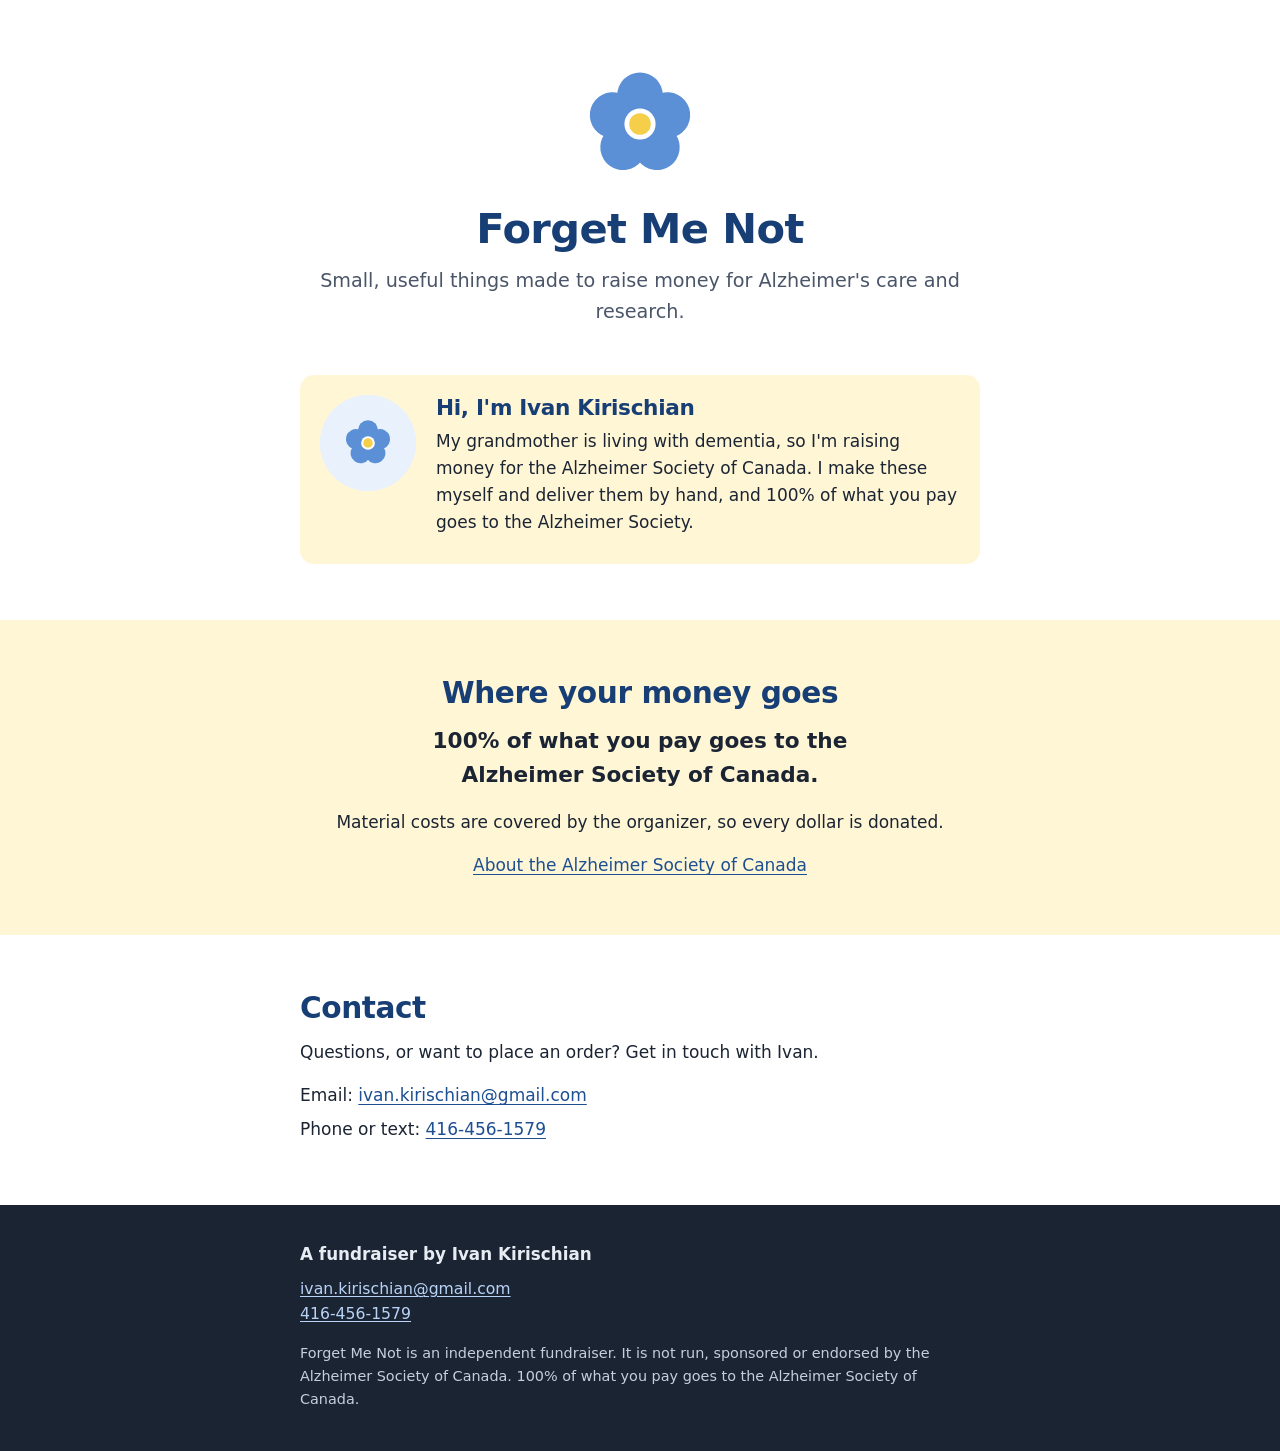
<file: index.html>
<!doctype html>
<html lang="en-CA">
<head>
  <meta charset="utf-8">
  <meta name="viewport" content="width=device-width, initial-scale=1">
  <title>Forget Me Not | A fundraiser for the Alzheimer Society of Canada</title>
  <meta name="description" content="Forget Me Not is an independent fundraiser by Ivan Kirischian. 100% of what you pay goes to the Alzheimer Society of Canada.">
  <meta name="theme-color" content="#1d4f91">

  <!-- SITE URL: if the site address changes, update the canonical and og: URLs below. -->
  <link rel="canonical" href="https://ivankirischian.github.io/forget-me-not/">
  <meta property="og:type" content="website">
  <meta property="og:site_name" content="Forget Me Not">
  <meta property="og:title" content="Forget Me Not">
  <meta property="og:description" content="An independent fundraiser. 100% of what you pay goes to the Alzheimer Society of Canada.">
  <meta property="og:url" content="https://ivankirischian.github.io/forget-me-not/">
  <meta property="og:image" content="https://ivankirischian.github.io/forget-me-not/assets/img/og-home.png">
  <meta property="og:image:width" content="1200">
  <meta property="og:image:height" content="630">
  <meta property="og:image:alt" content="Forget Me Not: a fundraiser for the Alzheimer Society of Canada">
  <meta name="twitter:card" content="summary_large_image">

  <link rel="icon" href="assets/img/flower.svg" type="image/svg+xml">
  <link rel="apple-touch-icon" href="assets/img/apple-touch-icon.png">
  <link rel="stylesheet" href="assets/css/styles.css">
</head>
<body>
  <main>
    <section class="home-hero">
      <div class="wrap">
        <img class="mark" src="assets/img/flower.svg" alt="" width="120" height="120">
        <h1>Forget Me Not</h1>
        <p class="lead">Small, useful things made to raise money for Alzheimer's care and research.</p>
      </div>
    </section>

    <section class="intro-section" aria-labelledby="intro">
      <div class="wrap">
        <div class="intro">
          <!-- PLACEHOLDER: photo of Ivan. Replace src with assets/img/ivan.jpg (square, about 400x400). -->
          <img class="intro-photo" src="assets/img/ivan-placeholder.svg" width="96" height="96" alt="Ivan Kirischian">
          <div>
            <h2 id="intro">Hi, I'm Ivan Kirischian</h2>
            <p>My grandmother is living with dementia, so I'm raising money for the Alzheimer Society of Canada. I make these myself and deliver them by hand, and 100% of what you pay goes to the Alzheimer Society.</p>
          </div>
        </div>
      </div>
    </section>

    <section class="warm charity" aria-labelledby="charity">
      <div class="wrap">
        <h2 id="charity">Where your money goes</h2>
        <p class="big">100% of what you pay goes to the Alzheimer Society of Canada.</p>
        <p>Material costs are covered by the organizer, so every dollar is donated.</p>
        <!-- RAISED-SO-FAR: change the figure, then delete the word "hidden" to show this line. -->
        <p class="raised" hidden>Raised so far: <strong>$0</strong></p>
        <!-- PLACEHOLDER: fundraising page link. Replace this link with your alzheimer.ca fundraising page, e.g.
             <p><a href="YOUR-FUNDRAISING-PAGE-URL">See our fundraising page</a></p> -->
        <p><a href="https://alzheimer.ca/en">About the Alzheimer Society of Canada</a></p>
      </div>
    </section>

    <section aria-labelledby="contact">
      <div class="wrap">
        <h2 id="contact">Contact</h2>
        <p>Questions, or want to place an order? Get in touch with Ivan.</p>
        <ul class="contact-lines">
          <li>Email: <a href="mailto:ivan.kirischian@gmail.com">ivan.kirischian@gmail.com</a></li>
          <li>Phone or text: <a href="tel:+14164561579">416-456-1579</a></li>
        </ul>
      </div>
    </section>
  </main>

  <footer class="site-footer">
    <div class="wrap">
      <p class="who">A fundraiser by Ivan Kirischian</p>
      <p>
        <a href="mailto:ivan.kirischian@gmail.com">ivan.kirischian@gmail.com</a><br>
        <a href="tel:+14164561579">416-456-1579</a>
      </p>
      <p class="note">Forget Me Not is an independent fundraiser. It is not run, sponsored or endorsed by the Alzheimer Society of Canada. 100% of what you pay goes to the Alzheimer Society of Canada.</p>
    </div>
  </footer>
</body>
</html>
</file>
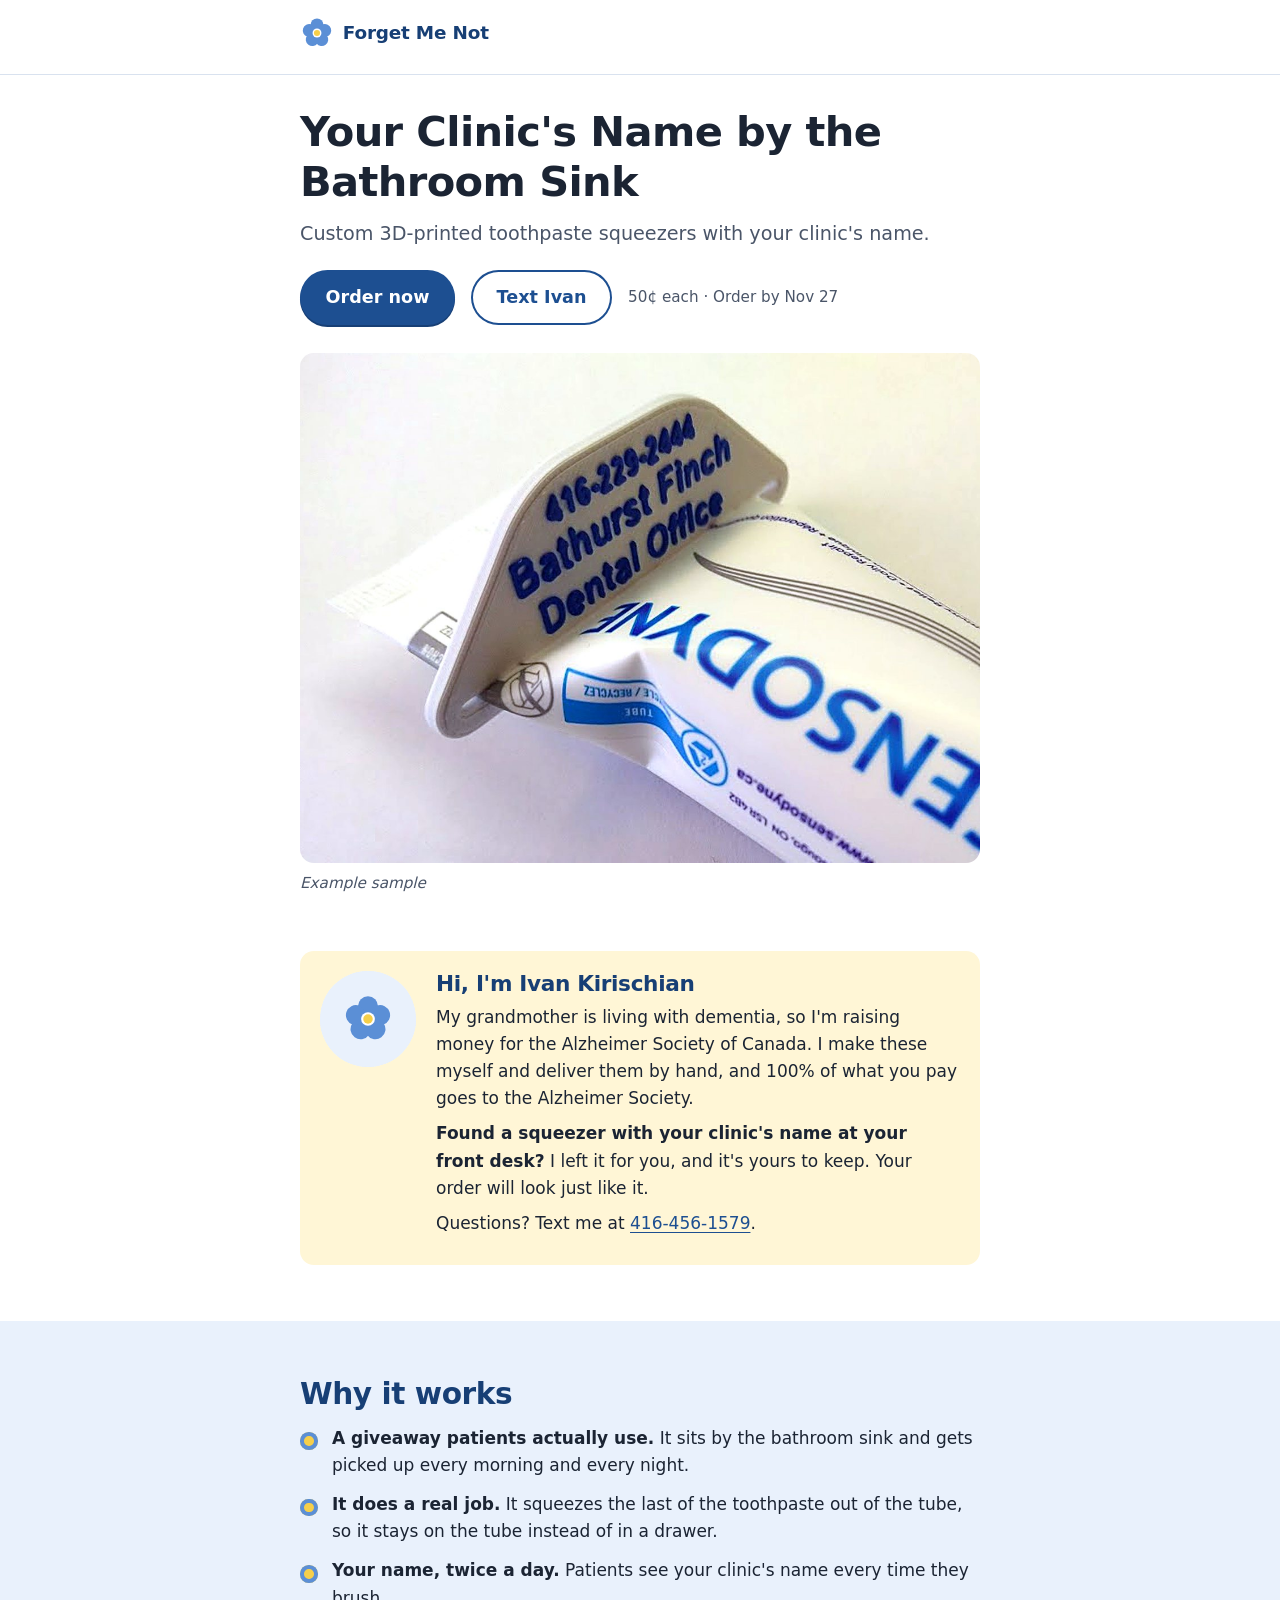
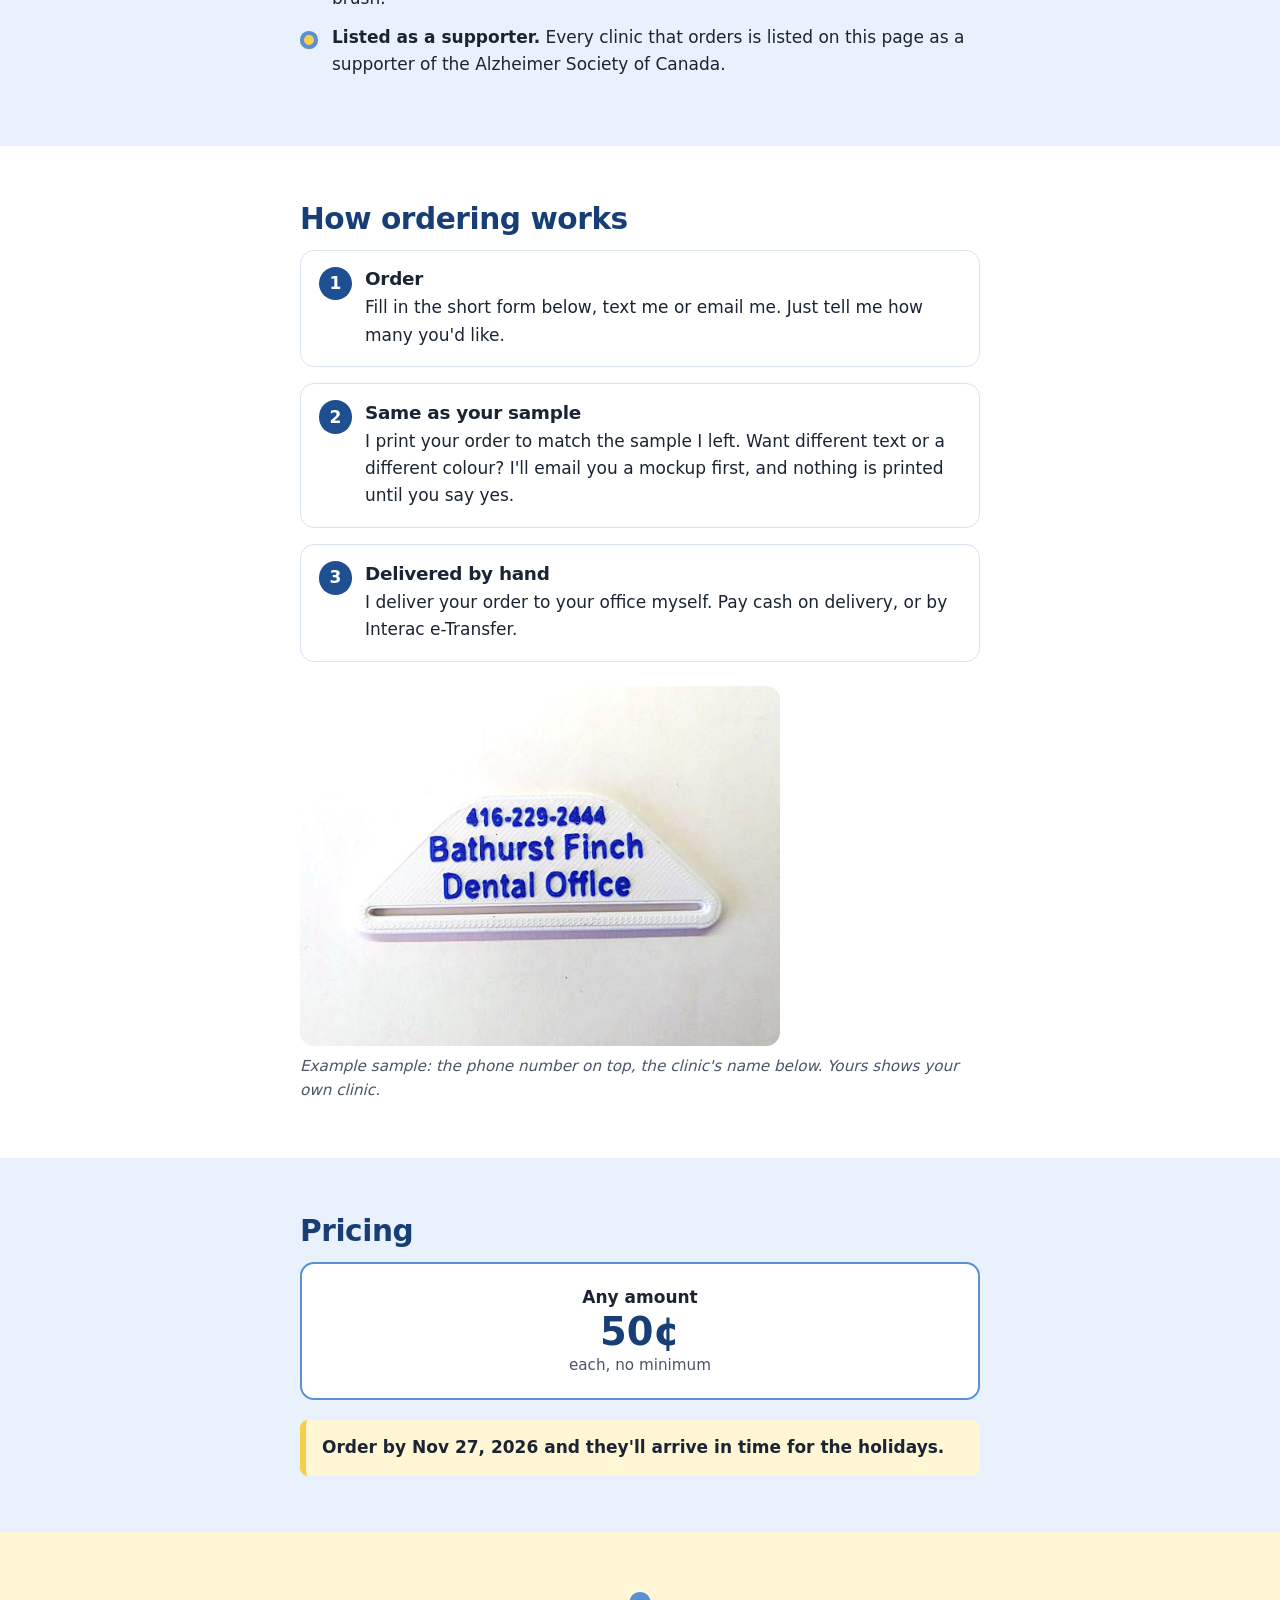
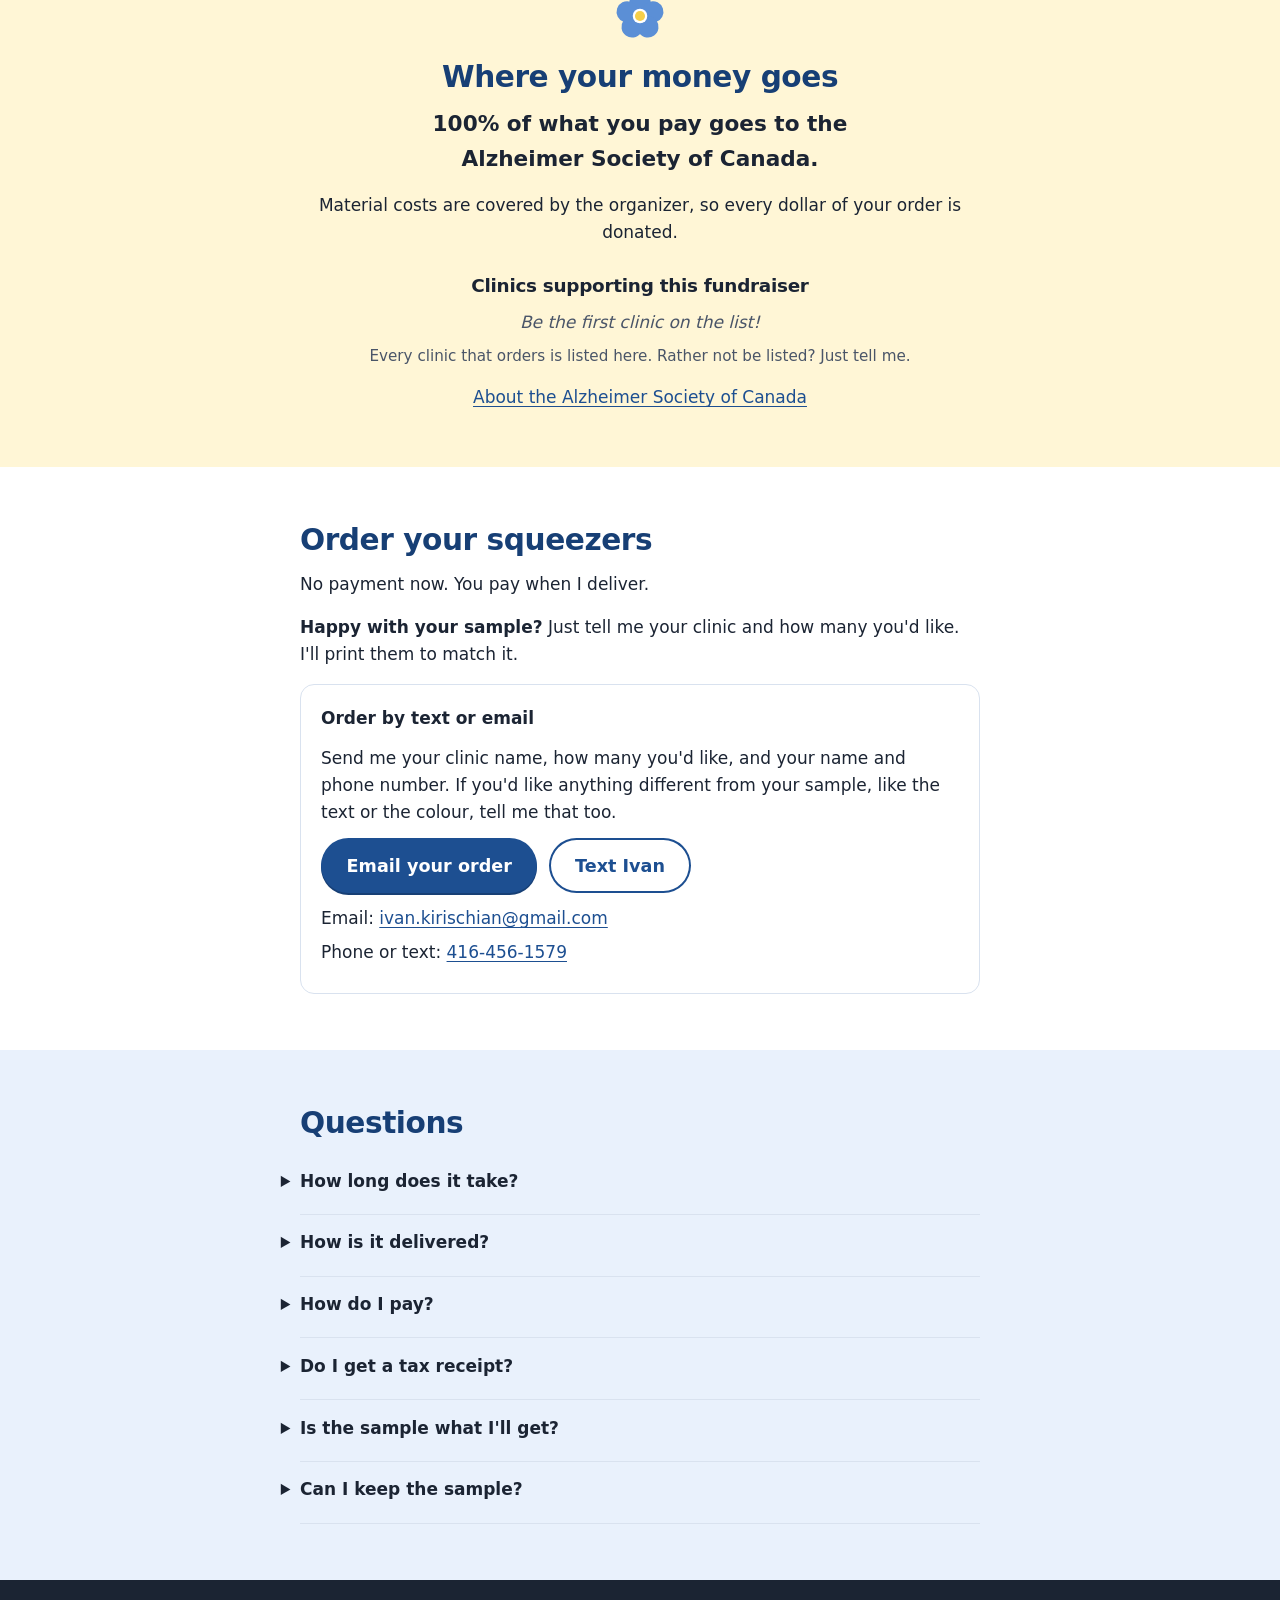
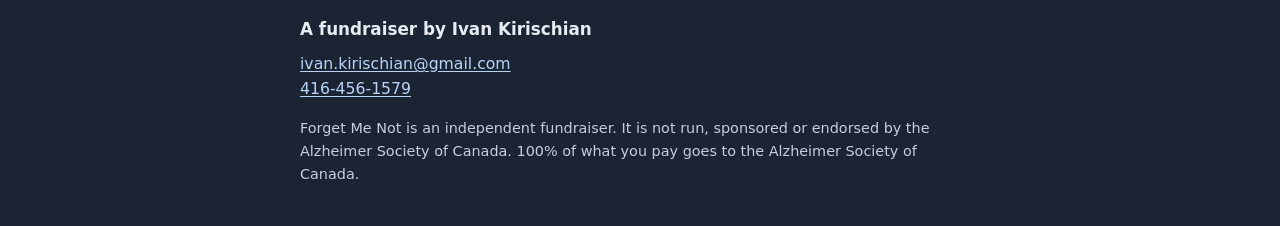
<file: dentists/index.html>
<!doctype html>
<html lang="en-CA">
<head>
  <meta charset="utf-8">
  <meta name="viewport" content="width=device-width, initial-scale=1">
  <title>Custom Toothpaste Squeezers for Dental Clinics | Forget Me Not</title>
  <meta name="description" content="Custom 3D-printed toothpaste squeezers with your clinic's name. 50¢ each, order any amount. 100% of what you pay goes to the Alzheimer Society of Canada. Order by Nov 27, 2026.">
  <meta name="theme-color" content="#1d4f91">

  <!-- SITE URL: if the site address changes, update the canonical and og: URLs below. -->
  <link rel="canonical" href="https://ivankirischian.github.io/forget-me-not/dentists/">
  <meta property="og:type" content="website">
  <meta property="og:site_name" content="Forget Me Not">
  <meta property="og:title" content="Your Clinic's Name by the Bathroom Sink">
  <meta property="og:description" content="Custom 3D-printed toothpaste squeezers with your clinic's name. 50¢ each. 100% goes to the Alzheimer Society of Canada.">
  <meta property="og:url" content="https://ivankirischian.github.io/forget-me-not/dentists/">
  <meta property="og:image" content="https://ivankirischian.github.io/forget-me-not/assets/img/og-dentists.png">
  <meta property="og:image:width" content="1200">
  <meta property="og:image:height" content="630">
  <meta property="og:image:alt" content="Forget Me Not: custom toothpaste squeezers for dental clinics, 50¢ each">
  <meta name="twitter:card" content="summary_large_image">

  <link rel="icon" href="../assets/img/flower.svg" type="image/svg+xml">
  <link rel="apple-touch-icon" href="../assets/img/apple-touch-icon.png">
  <link rel="stylesheet" href="../assets/css/styles.css">
</head>
<body>
  <a class="skip-link" href="#order">Skip to order form</a>

  <header class="site-header">
    <div class="wrap">
      <span class="brand"><img src="../assets/img/flower.svg" alt="" width="34" height="34">Forget Me Not</span>
    </div>
  </header>

  <main>
    <!-- 1. Hero -->
    <section class="hero">
      <div class="wrap">
        <h1>Your Clinic's Name by the Bathroom Sink</h1>
        <p class="lead">Custom 3D-printed toothpaste squeezers with your clinic's name.</p>
        <div class="hero-cta">
          <a class="btn" href="#order">Order now</a>
          <a class="btn btn-outline" href="sms:+14164561579?&amp;body=Hi%20Ivan%2C%20we%20got%20your%20squeezer%20sample.%20We'd%20like%20to%20order%20some%20for%20our%20clinic.">Text Ivan</a>
          <p class="hero-note">50&cent; each &middot; Order by Nov 27</p>
        </div>
        <img class="hero-photo" src="../assets/img/squeezer.jpg" width="1200" height="900"
             alt="A blue and white squeezer printed with Bathurst Finch Dental Office and its phone number, clipped onto a toothpaste tube">
        <p class="photo-note">Example sample</p>
      </div>
    </section>

    <!-- Hi, I'm Ivan -->
    <section class="intro-section" aria-labelledby="intro">
      <div class="wrap">
        <div class="intro">
          <!-- PLACEHOLDER: photo of Ivan. Replace src with ../assets/img/ivan.jpg (square, about 400x400). -->
          <img class="intro-photo" src="../assets/img/ivan-placeholder.svg" width="96" height="96" alt="Ivan Kirischian">
          <div>
            <h2 id="intro">Hi, I'm Ivan Kirischian</h2>
            <p>My grandmother is living with dementia, so I'm raising money for the Alzheimer Society of Canada. I make these myself and deliver them by hand, and 100% of what you pay goes to the Alzheimer Society.</p>
            <p><strong>Found a squeezer with your clinic's name at your front desk?</strong> I left it for you, and it's yours to keep. Your order will look just like it.</p>
            <p>Questions? Text me at <a href="sms:+14164561579">416-456-1579</a>.</p>
          </div>
        </div>
      </div>
    </section>

    <!-- 2. Why it works -->
    <section class="tint" aria-labelledby="why">
      <div class="wrap">
        <h2 id="why">Why it works</h2>
        <ul class="ticks">
          <li><strong>A giveaway patients actually use.</strong> It sits by the bathroom sink and gets picked up every morning and every night.</li>
          <li><strong>It does a real job.</strong> It squeezes the last of the toothpaste out of the tube, so it stays on the tube instead of in a drawer.</li>
          <li><strong>Your name, twice a day.</strong> Patients see your clinic's name every time they brush.</li>
          <li><strong>Listed as a supporter.</strong> Every clinic that orders is listed on this page as a supporter of the Alzheimer Society of Canada.</li>
        </ul>
      </div>
    </section>

    <!-- 3. How ordering works -->
    <section aria-labelledby="how">
      <div class="wrap">
        <h2 id="how">How ordering works</h2>
        <ol class="steps">
          <li><h3>Order</h3><p>Fill in the short form below, text me or email me. Just tell me how many you'd like.</p></li>
          <li><h3>Same as your sample</h3><p>I print your order to match the sample I left. Want different text or a different colour? I'll email you a mockup first, and nothing is printed until you say yes.</p></li>
          <li><h3>Delivered by hand</h3><p>I deliver your order to your office myself. Pay cash on delivery, or by Interac e-Transfer.</p></li>
        </ol>
        <figure class="sample-photo">
          <img src="../assets/img/squeezer-flat.jpg" width="1200" height="900" loading="lazy"
               alt="A printed sample squeezer: the phone number on top and the clinic name below, in raised blue letters">
          <figcaption>Example sample: the phone number on top, the clinic's name below. Yours shows your own clinic.</figcaption>
        </figure>
      </div>
    </section>

    <!-- 4. Pricing -->
    <section class="tint" aria-labelledby="pricing">
      <div class="wrap">
        <h2 id="pricing">Pricing</h2>
        <div class="prices">
          <div class="price"><span class="what">Any amount</span><span class="amount">50&cent;</span><span class="per">each, no minimum</span></div>
        </div>
        <p class="deadline">Order by Nov 27, 2026 and they'll arrive in time for the holidays.</p>
      </div>
    </section>

    <!-- 5. Charity -->
    <section class="warm charity" aria-labelledby="charity">
      <div class="wrap">
        <img class="flower-divider" src="../assets/img/flower.svg" alt="" width="56" height="56">
        <h2 id="charity">Where your money goes</h2>
        <p class="big">100% of what you pay goes to the Alzheimer Society of Canada.</p>
        <p>Material costs are covered by the organizer, so every dollar of your order is donated.</p>
        <!-- RAISED-SO-FAR: change the figure, then delete the word "hidden" to show this line. -->
        <p class="raised" hidden>Raised so far: <strong>$0</strong></p>

        <h3 id="supporters">Clinics supporting this fundraiser</h3>
        <!-- SUPPORTERS: when a clinic orders (and is OK being listed), add it as an <li> below
             and delete the "Be the first" line. Example: <li>Bathurst Finch Dental Office</li> -->
        <ul class="supporters">
          <li class="first">Be the first clinic on the list!</li>
        </ul>
        <p class="note-small">Every clinic that orders is listed here. Rather not be listed? Just tell me.</p>
        <!-- PLACEHOLDER: fundraising page link. Replace this link with your alzheimer.ca fundraising page, e.g.
             <p><a href="YOUR-FUNDRAISING-PAGE-URL">See our fundraising page</a></p> -->
        <p><a href="https://alzheimer.ca/en">About the Alzheimer Society of Canada</a></p>
      </div>
    </section>

    <!-- 6. Order form -->
    <section id="order" aria-labelledby="order-title">
      <div class="wrap">
        <h2 id="order-title">Order your squeezers</h2>
        <p>No payment now. You pay when I deliver.</p>
        <p><strong>Happy with your sample?</strong> Just tell me your clinic and how many you'd like. I'll print them to match it.</p>
        <div class="form-box">
          <!-- PLACEHOLDER: TALLY FORM (dentists).
               In Tally: Share > Embed > Standard, then paste the <iframe> and <script> code here
               and delete the whole <div class="form-fallback"> block below. -->
          <div class="form-fallback">
            <p><strong>Order by text or email</strong></p>
            <p>Send me your clinic name, how many you'd like, and your name and phone number. If you'd like anything different from your sample, like the text or the colour, tell me that too.</p>
            <p class="btn-row">
              <a class="btn" href="mailto:ivan.kirischian@gmail.com?subject=Squeezer%20order&amp;body=Clinic%20name%3A%0AHow%20many%3A%0AContact%20name%3A%0APhone%3A%0ASame%20as%20the%20sample%3F%20(yes%20%2F%20changes%3A%20...)%3A%0ADelivery%20notes%3A%0AOK%20to%20list%20your%20clinic%20on%20the%20website%20as%20a%20supporter%3F%20(yes%20%2F%20no)%3A%0A">Email your order</a>
              <a class="btn btn-outline" href="sms:+14164561579?&amp;body=Hi%20Ivan%2C%20we%20got%20your%20squeezer%20sample.%20We'd%20like%20to%20order%20some%20for%20our%20clinic.">Text Ivan</a>
            </p>
            <ul class="contact-lines">
              <li>Email: <a href="mailto:ivan.kirischian@gmail.com">ivan.kirischian@gmail.com</a></li>
              <li>Phone or text: <a href="tel:+14164561579">416-456-1579</a></li>
            </ul>
          </div>
        </div>
      </div>
    </section>

    <!-- FAQ -->
    <section class="tint faq" aria-labelledby="faq">
      <div class="wrap">
        <h2 id="faq">Questions</h2>
        <details>
          <summary>How long does it take?</summary>
          <p>Orders placed by Nov 27, 2026 arrive in time for the holidays. I'll confirm your delivery date when you order.</p>
        </details>
        <details>
          <summary>How is it delivered?</summary>
          <p>I hand-deliver every order to your office.</p>
        </details>
        <details>
          <summary>How do I pay?</summary>
          <p>Cash when I deliver, or Interac e-Transfer. Nothing is due until your order is delivered.</p>
        </details>
        <details>
          <summary>Do I get a tax receipt?</summary>
          <p>No. You're buying a product, so this isn't a charitable donation and no tax receipt is issued. 100% of what you pay still goes to the Alzheimer Society of Canada.</p>
        </details>
        <details>
          <summary>Is the sample what I'll get?</summary>
          <p>Yes. The squeezer I left at your front desk was printed with your clinic's name, and your order will match it. If you'd like different text or a different colour, I'll email you a mockup first, and nothing is printed until you approve it.</p>
        </details>
        <details>
          <summary>Can I keep the sample?</summary>
          <p>Of course. It's yours, whether you order or not.</p>
        </details>
      </div>
    </section>
  </main>

  <!-- 7. Footer -->
  <footer class="site-footer">
    <div class="wrap">
      <p class="who">A fundraiser by Ivan Kirischian</p>
      <p>
        <a href="mailto:ivan.kirischian@gmail.com">ivan.kirischian@gmail.com</a><br>
        <a href="tel:+14164561579">416-456-1579</a>
      </p>
      <p class="note">Forget Me Not is an independent fundraiser. It is not run, sponsored or endorsed by the Alzheimer Society of Canada. 100% of what you pay goes to the Alzheimer Society of Canada.</p>
    </div>
  </footer>
</body>
</html>
</file>
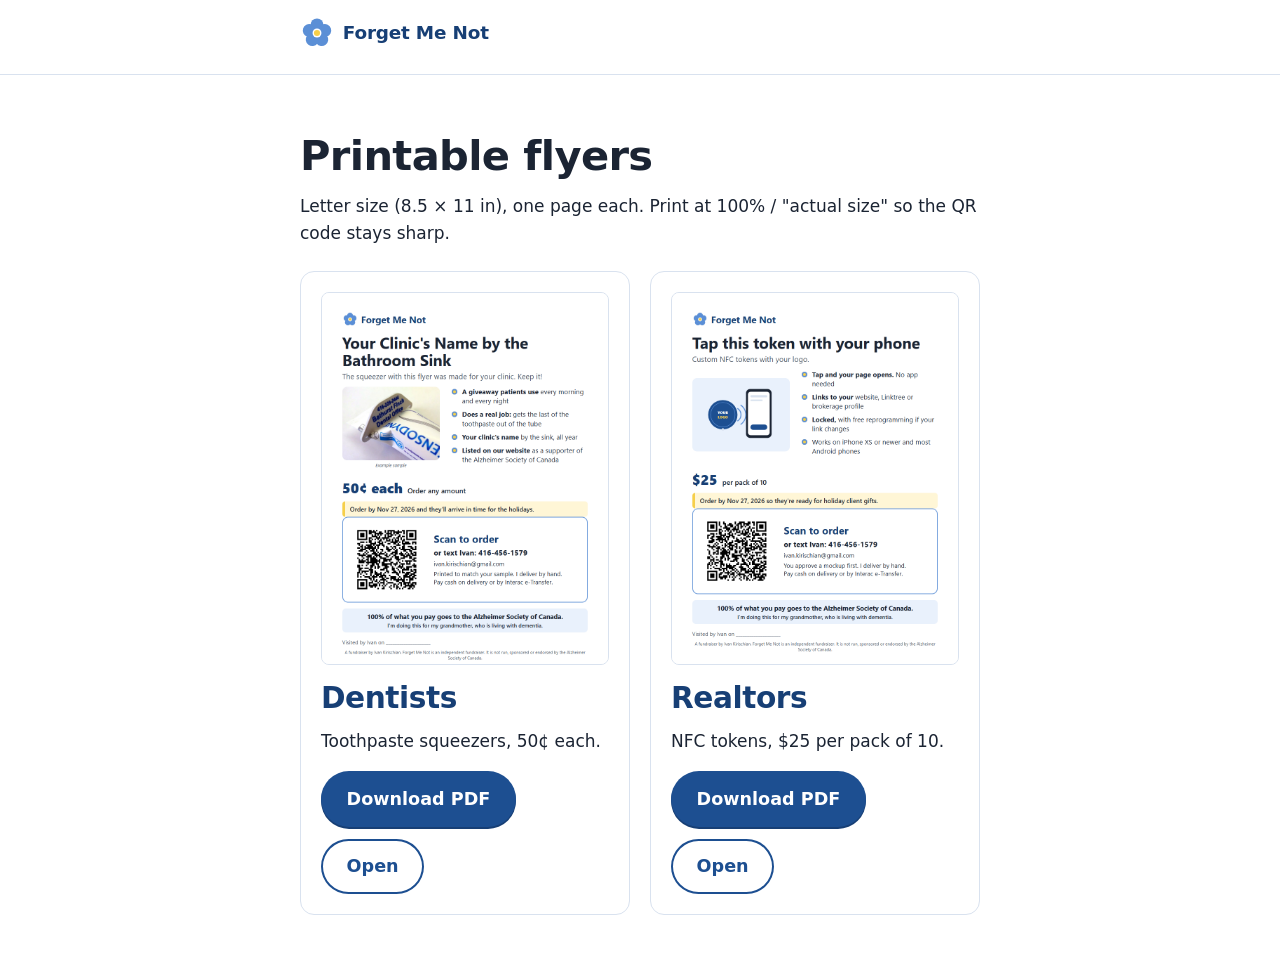
<file: flyers/index.html>
<!doctype html>
<html lang="en-CA">
<head>
  <meta charset="utf-8">
  <meta name="viewport" content="width=device-width, initial-scale=1">
  <!-- Unlisted page: no other page links here, and search engines are told not to index it. -->
  <meta name="robots" content="noindex, nofollow">
  <title>Flyers | Forget Me Not</title>
  <meta name="theme-color" content="#1d4f91">
  <link rel="icon" href="../assets/img/flower.svg" type="image/svg+xml">
  <link rel="stylesheet" href="../assets/css/styles.css">
  <style>
    .flyers { display: grid; gap: 1.25rem; margin-top: 1.5rem; }
    @media (min-width: 640px) { .flyers { grid-template-columns: 1fr 1fr; } }
    .flyer img { display: block; width: 100%; height: auto; border: 1px solid var(--line); border-radius: 8px; margin-bottom: 1rem; }
    .flyer .btn-row { margin-top: 0.75rem; }
  </style>
</head>
<body>
  <header class="site-header">
    <div class="wrap">
      <span class="brand"><img src="../assets/img/flower.svg" alt="" width="34" height="34">Forget Me Not</span>
    </div>
  </header>

  <main>
    <section>
      <div class="wrap">
        <h1>Printable flyers</h1>
        <p>Letter size (8.5 &times; 11 in), one page each. Print at 100% / "actual size" so the QR code stays sharp.</p>

        <div class="flyers">
          <div class="card flyer">
            <img src="dentists-flyer.png" width="816" height="1056" loading="lazy" alt="Preview of the dentist flyer">
            <h2>Dentists</h2>
            <p>Toothpaste squeezers, 50&cent; each.</p>
            <p class="btn-row">
              <a class="btn" href="dentists-flyer.pdf" download>Download PDF</a>
              <a class="btn btn-outline" href="dentists-flyer.pdf">Open</a>
            </p>
          </div>

          <div class="card flyer">
            <img src="realtors-flyer.png" width="816" height="1056" loading="lazy" alt="Preview of the realtor flyer">
            <h2>Realtors</h2>
            <p>NFC tokens, $25 per pack of 10.</p>
            <p class="btn-row">
              <a class="btn" href="realtors-flyer.pdf" download>Download PDF</a>
              <a class="btn btn-outline" href="realtors-flyer.pdf">Open</a>
            </p>
          </div>
        </div>
      </div>
    </section>
  </main>
</body>
</html>
</file>
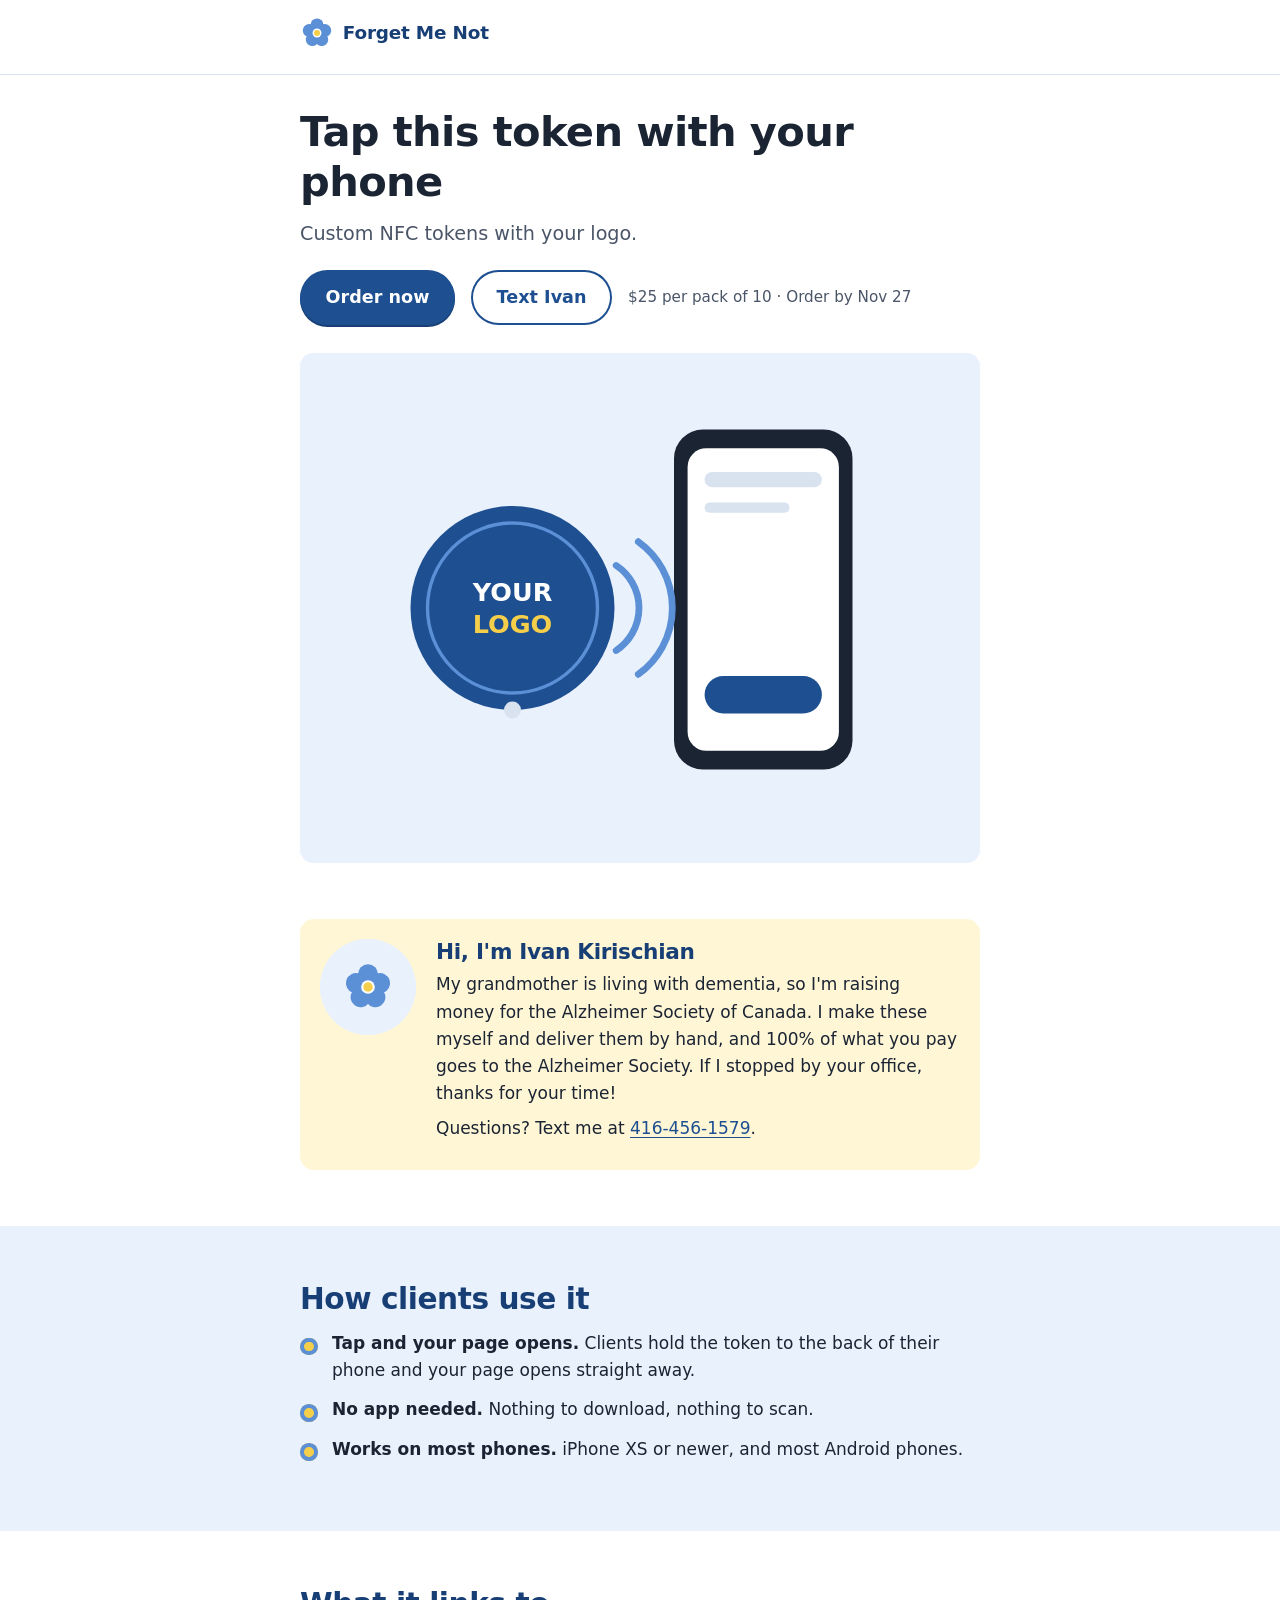
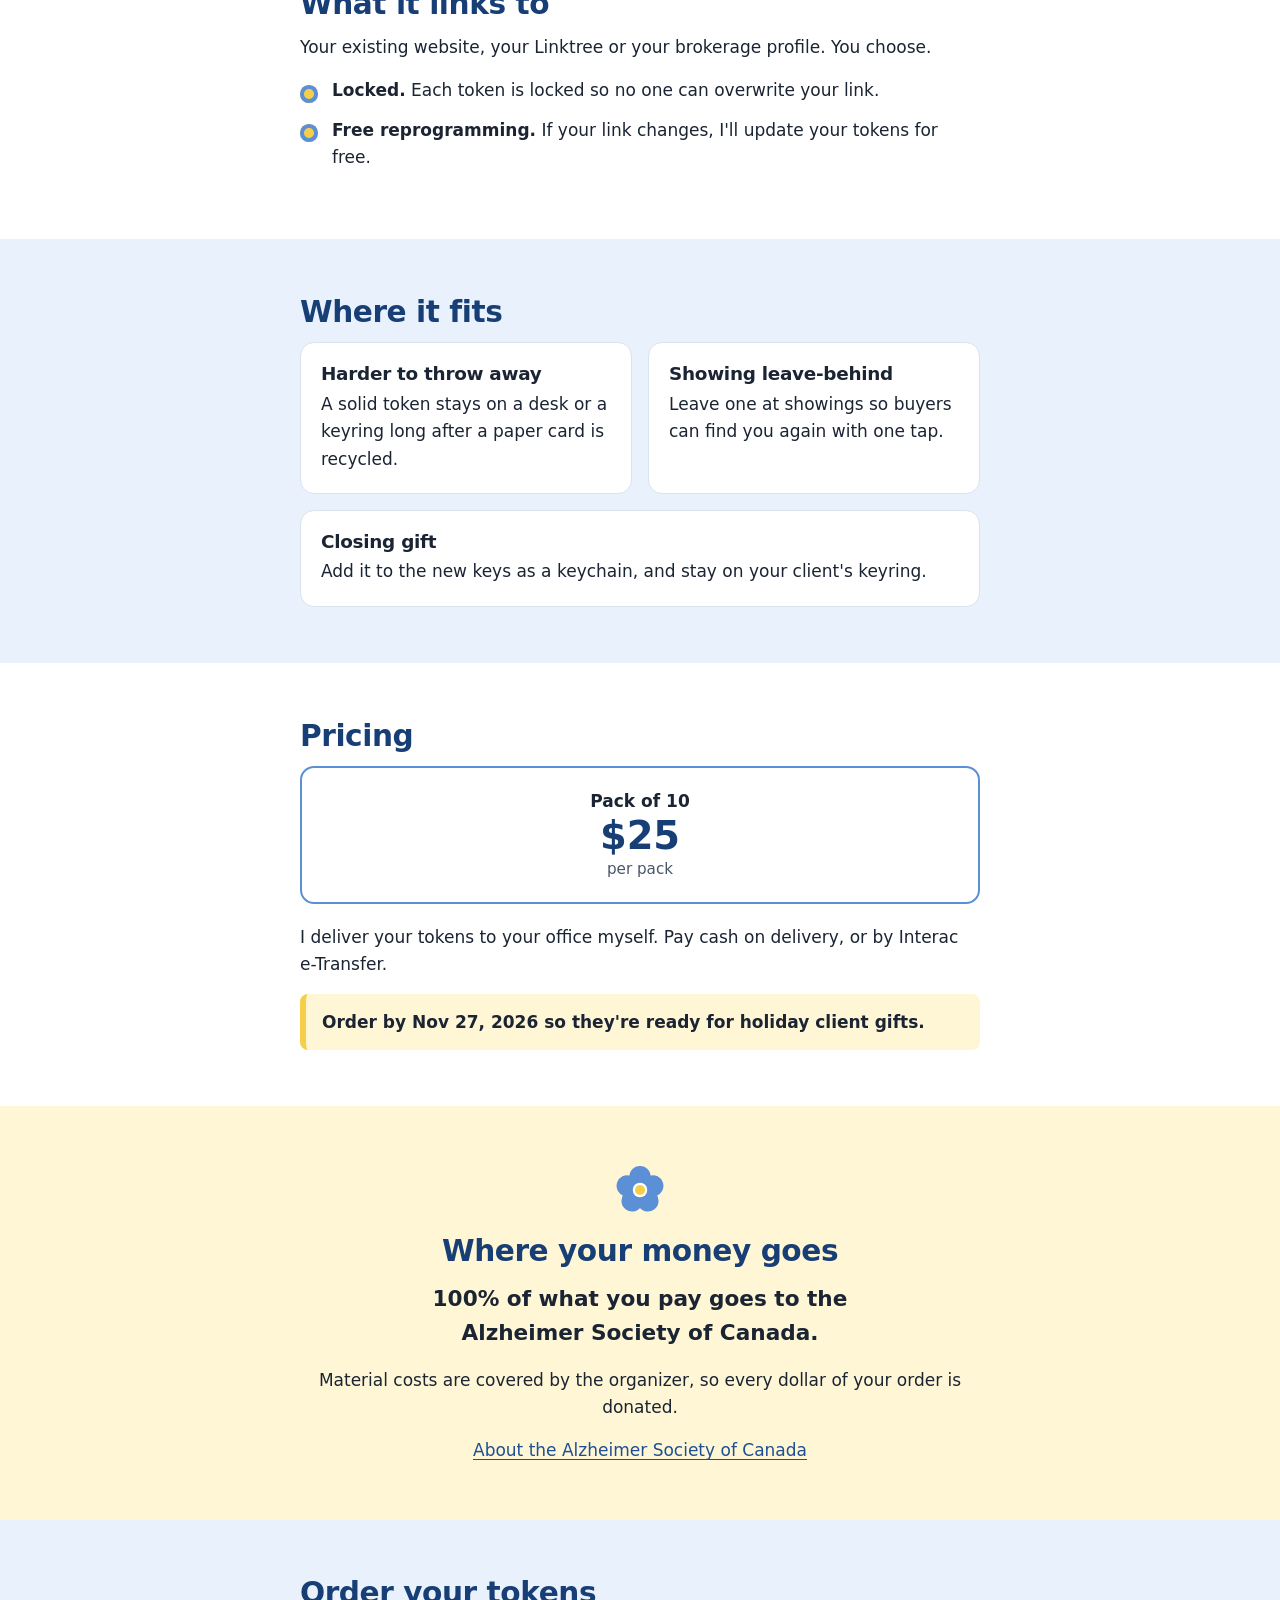
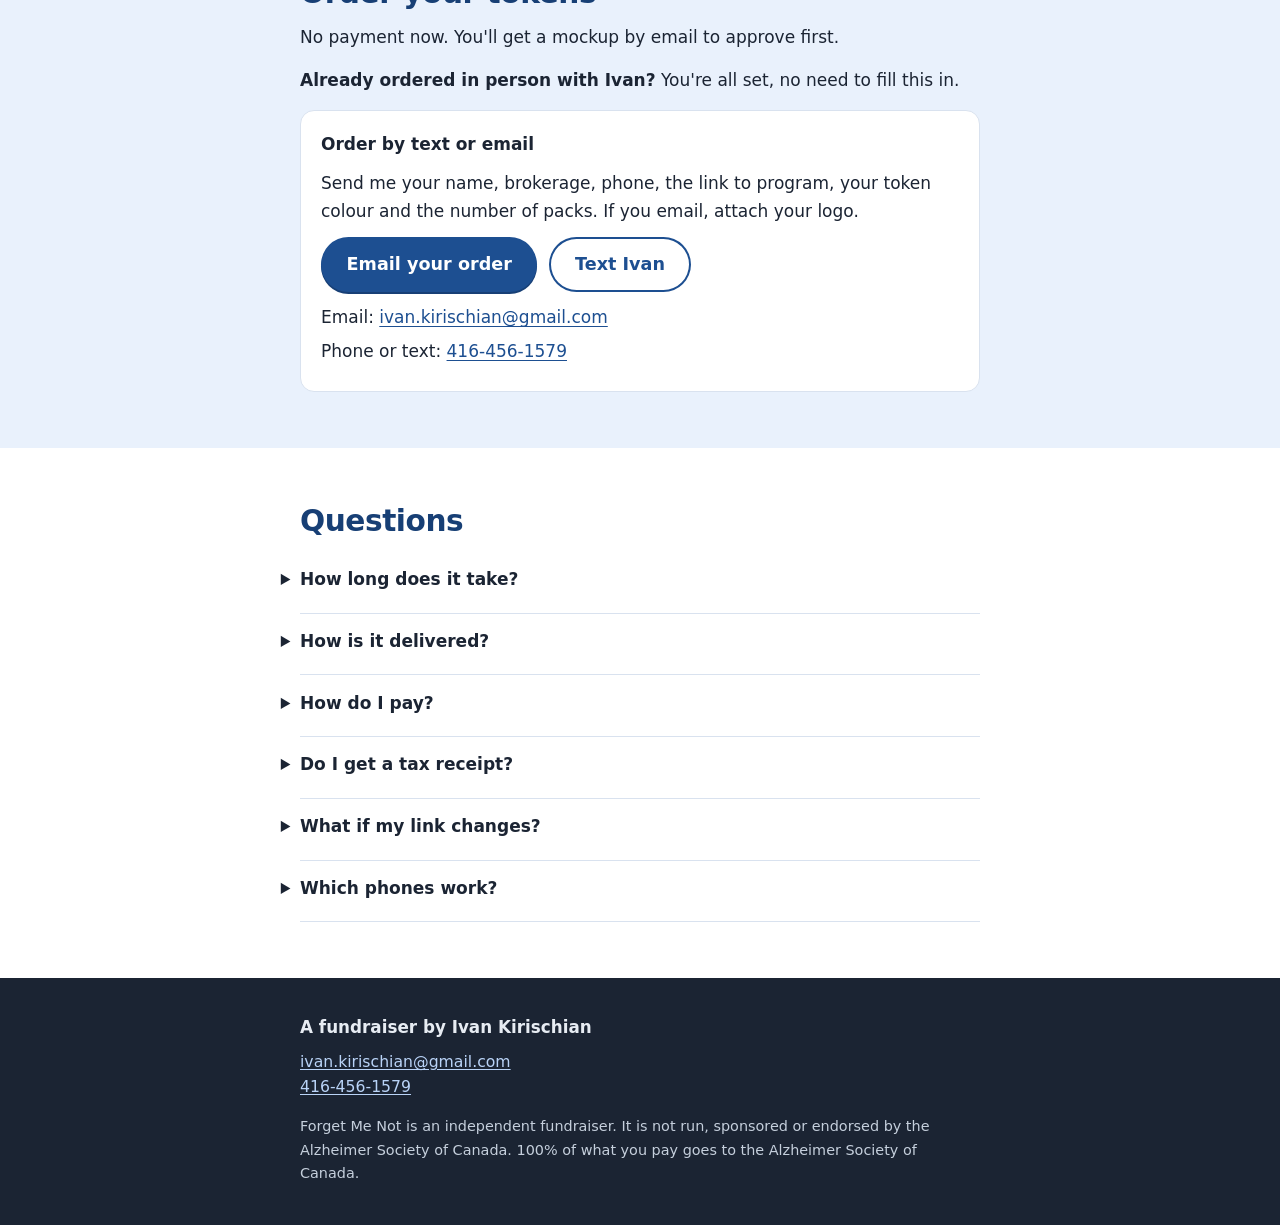
<file: realtors/index.html>
<!doctype html>
<html lang="en-CA">
<head>
  <meta charset="utf-8">
  <meta name="viewport" content="width=device-width, initial-scale=1">
  <title>Custom NFC Tokens for Realtors | Forget Me Not</title>
  <meta name="description" content="Custom NFC tokens with your logo. Clients tap with their phone and your page opens, no app needed. $25 per pack of 10. 100% of what you pay goes to the Alzheimer Society of Canada. Order by Nov 27, 2026.">
  <meta name="theme-color" content="#1d4f91">

  <!-- SITE URL: if the site address changes, update the canonical and og: URLs below. -->
  <link rel="canonical" href="https://ivankirischian.github.io/forget-me-not/realtors/">
  <meta property="og:type" content="website">
  <meta property="og:site_name" content="Forget Me Not">
  <meta property="og:title" content="Tap this token with your phone">
  <meta property="og:description" content="Custom NFC tokens with your logo. $25 per pack of 10. 100% goes to the Alzheimer Society of Canada.">
  <meta property="og:url" content="https://ivankirischian.github.io/forget-me-not/realtors/">
  <meta property="og:image" content="https://ivankirischian.github.io/forget-me-not/assets/img/og-realtors.png">
  <meta property="og:image:width" content="1200">
  <meta property="og:image:height" content="630">
  <meta property="og:image:alt" content="Forget Me Not: custom NFC tokens for realtors, $25 per pack of 10">
  <meta name="twitter:card" content="summary_large_image">

  <link rel="icon" href="../assets/img/flower.svg" type="image/svg+xml">
  <link rel="apple-touch-icon" href="../assets/img/apple-touch-icon.png">
  <link rel="stylesheet" href="../assets/css/styles.css">
</head>
<body>
  <a class="skip-link" href="#order">Skip to order form</a>

  <header class="site-header">
    <div class="wrap">
      <span class="brand"><img src="../assets/img/flower.svg" alt="" width="34" height="34">Forget Me Not</span>
    </div>
  </header>

  <main>
    <!-- 1. Hero -->
    <section class="hero">
      <div class="wrap">
        <h1>Tap this token with your phone</h1>
        <p class="lead">Custom NFC tokens with your logo.</p>
        <div class="hero-cta">
          <a class="btn" href="#order">Order now</a>
          <a class="btn btn-outline" href="sms:+14164561579?&amp;body=Hi%20Ivan%2C%20I'd%20like%20to%20order%20NFC%20tokens%20with%20my%20logo.">Text Ivan</a>
          <p class="hero-note">$25 per pack of 10 &middot; Order by Nov 27</p>
        </div>
        <!-- PLACEHOLDER: product photo. Replace src with ../assets/img/token.jpg once you have a real photo. -->
        <img class="hero-photo" src="../assets/img/token-placeholder.svg" width="800" height="600"
             alt="A round token printed with a realtor's logo, next to a phone that opens the realtor's web page when tapped">
      </div>
    </section>

    <!-- Hi, I'm Ivan -->
    <section class="intro-section" aria-labelledby="intro">
      <div class="wrap">
        <div class="intro">
          <!-- PLACEHOLDER: photo of Ivan. Replace src with ../assets/img/ivan.jpg (square, about 400x400). -->
          <img class="intro-photo" src="../assets/img/ivan-placeholder.svg" width="96" height="96" alt="Ivan Kirischian">
          <div>
            <h2 id="intro">Hi, I'm Ivan Kirischian</h2>
            <p>My grandmother is living with dementia, so I'm raising money for the Alzheimer Society of Canada. I make these myself and deliver them by hand, and 100% of what you pay goes to the Alzheimer Society. If I stopped by your office, thanks for your time!</p>
            <p>Questions? Text me at <a href="sms:+14164561579">416-456-1579</a>.</p>
          </div>
        </div>
      </div>
    </section>

    <!-- 2. How clients use it -->
    <section class="tint" aria-labelledby="use">
      <div class="wrap">
        <h2 id="use">How clients use it</h2>
        <ul class="ticks">
          <li><strong>Tap and your page opens.</strong> Clients hold the token to the back of their phone and your page opens straight away.</li>
          <li><strong>No app needed.</strong> Nothing to download, nothing to scan.</li>
          <li><strong>Works on most phones.</strong> iPhone XS or newer, and most Android phones.</li>
        </ul>
      </div>
    </section>

    <!-- 3. What it links to -->
    <section aria-labelledby="links">
      <div class="wrap">
        <h2 id="links">What it links to</h2>
        <p>Your existing website, your Linktree or your brokerage profile. You choose.</p>
        <ul class="ticks">
          <li><strong>Locked.</strong> Each token is locked so no one can overwrite your link.</li>
          <li><strong>Free reprogramming.</strong> If your link changes, I'll update your tokens for free.</li>
        </ul>
      </div>
    </section>

    <!-- 4. Use cases -->
    <section class="tint" aria-labelledby="cases">
      <div class="wrap">
        <h2 id="cases">Where it fits</h2>
        <div class="cards">
          <div class="card"><h3>Harder to throw away</h3><p>A solid token stays on a desk or a keyring long after a paper card is recycled.</p></div>
          <div class="card"><h3>Showing leave-behind</h3><p>Leave one at showings so buyers can find you again with one tap.</p></div>
          <div class="card"><h3>Closing gift</h3><p>Add it to the new keys as a keychain, and stay on your client's keyring.</p></div>
        </div>
      </div>
    </section>

    <!-- 5. Pricing -->
    <section aria-labelledby="pricing">
      <div class="wrap">
        <h2 id="pricing">Pricing</h2>
        <div class="prices">
          <div class="price"><span class="what">Pack of 10</span><span class="amount">$25</span><span class="per">per pack</span></div>
        </div>
        <p>I deliver your tokens to your office myself. Pay cash on delivery, or by Interac e-Transfer.</p>
        <p class="deadline">Order by Nov 27, 2026 so they're ready for holiday client gifts.</p>
      </div>
    </section>

    <!-- 6. Charity -->
    <section class="warm charity" aria-labelledby="charity">
      <div class="wrap">
        <img class="flower-divider" src="../assets/img/flower.svg" alt="" width="56" height="56">
        <h2 id="charity">Where your money goes</h2>
        <p class="big">100% of what you pay goes to the Alzheimer Society of Canada.</p>
        <p>Material costs are covered by the organizer, so every dollar of your order is donated.</p>
        <!-- RAISED-SO-FAR: change the figure, then delete the word "hidden" to show this line. -->
        <p class="raised" hidden>Raised so far: <strong>$0</strong></p>
        <!-- PLACEHOLDER: fundraising page link. Replace this link with your alzheimer.ca fundraising page, e.g.
             <p><a href="YOUR-FUNDRAISING-PAGE-URL">See our fundraising page</a></p> -->
        <p><a href="https://alzheimer.ca/en">About the Alzheimer Society of Canada</a></p>
      </div>
    </section>

    <!-- 7. Order form -->
    <section id="order" class="tint" aria-labelledby="order-title">
      <div class="wrap">
        <h2 id="order-title">Order your tokens</h2>
        <p>No payment now. You'll get a mockup by email to approve first.</p>
        <p><strong>Already ordered in person with Ivan?</strong> You're all set, no need to fill this in.</p>
        <div class="form-box">
          <!-- PLACEHOLDER: TALLY FORM (realtors).
               In Tally: Share > Embed > Standard, then paste the <iframe> and <script> code here
               and delete the whole <div class="form-fallback"> block below. -->
          <div class="form-fallback">
            <p><strong>Order by text or email</strong></p>
            <p>Send me your name, brokerage, phone, the link to program, your token colour and the number of packs. If you email, attach your logo.</p>
            <p class="btn-row">
              <a class="btn" href="mailto:ivan.kirischian@gmail.com?subject=NFC%20token%20order&amp;body=Name%3A%0ABrokerage%3A%0APhone%3A%0ALink%20to%20program%3A%0AToken%20colour%3A%0ANumber%20of%20packs%20(10%20tokens%20each)%3A%0AHow%20did%20you%20hear%20about%20this%3F%20(met%20Ivan%20%2F%20found%20a%20flyer%20%2F%20other)%3A%0A%0A(Please%20attach%20your%20logo.)%0A">Email your order</a>
              <a class="btn btn-outline" href="sms:+14164561579?&amp;body=Hi%20Ivan%2C%20I'd%20like%20to%20order%20NFC%20tokens%20with%20my%20logo.">Text Ivan</a>
            </p>
            <ul class="contact-lines">
              <li>Email: <a href="mailto:ivan.kirischian@gmail.com">ivan.kirischian@gmail.com</a></li>
              <li>Phone or text: <a href="tel:+14164561579">416-456-1579</a></li>
            </ul>
          </div>
        </div>
      </div>
    </section>

    <!-- FAQ -->
    <section class="faq" aria-labelledby="faq">
      <div class="wrap">
        <h2 id="faq">Questions</h2>
        <details>
          <summary>How long does it take?</summary>
          <p>Orders placed by Nov 27, 2026 are ready for holiday client gifts. I'll confirm your delivery date when I send your mockup.</p>
        </details>
        <details>
          <summary>How is it delivered?</summary>
          <p>I hand-deliver every order to your office.</p>
        </details>
        <details>
          <summary>How do I pay?</summary>
          <p>Cash when I deliver, or Interac e-Transfer. Either way, you don't pay anything until you've approved your mockup.</p>
        </details>
        <details>
          <summary>Do I get a tax receipt?</summary>
          <p>No. You're buying a product, so this isn't a charitable donation and no tax receipt is issued. 100% of what you pay still goes to the Alzheimer Society of Canada.</p>
        </details>
        <details>
          <summary>What if my link changes?</summary>
          <p>Tokens are locked so no one else can change them. If you move brokerages or get a new website, I'll reprogram your tokens for free.</p>
        </details>
        <details>
          <summary>Which phones work?</summary>
          <p>iPhone XS or newer, and most Android phones with NFC turned on. No app is needed.</p>
        </details>
      </div>
    </section>
  </main>

  <!-- 8. Footer -->
  <footer class="site-footer">
    <div class="wrap">
      <p class="who">A fundraiser by Ivan Kirischian</p>
      <p>
        <a href="mailto:ivan.kirischian@gmail.com">ivan.kirischian@gmail.com</a><br>
        <a href="tel:+14164561579">416-456-1579</a>
      </p>
      <p class="note">Forget Me Not is an independent fundraiser. It is not run, sponsored or endorsed by the Alzheimer Society of Canada. 100% of what you pay goes to the Alzheimer Society of Canada.</p>
    </div>
  </footer>
</body>
</html>
</file>
<file: assets/css/styles.css>
/* Forget Me Not: shared styles for all pages.
   Mobile-first. Colours checked for WCAG AA contrast (see README). */

:root {
  --blue-800: #173f75;  /* headings on tinted backgrounds */
  --blue-700: #1d4f91;  /* buttons, links (8.1:1 on white) */
  --blue-500: #5b8fd6;  /* flower petals, decoration only */
  --blue-100: #e9f1fc;  /* tinted section background */
  --yellow-400: #f6cf4a; /* flower centre, highlight */
  --yellow-100: #fff6d6; /* soft highlight background */
  --ink: #1b2433;       /* body text (15.6:1 on white) */
  --muted: #4a5568;     /* secondary text (7.5:1 on white) */
  --line: #d9e2ef;
  --white: #ffffff;

  --radius: 14px;
  --max: 720px;
  --font: system-ui, -apple-system, "Segoe UI", Roboto, "Helvetica Neue", Arial, sans-serif;
}

*,
*::before,
*::after { box-sizing: border-box; }

html {
  -webkit-text-size-adjust: 100%;
  scroll-behavior: smooth;
}

@media (prefers-reduced-motion: reduce) {
  html { scroll-behavior: auto; }
}

body {
  margin: 0;
  background: var(--white);
  color: var(--ink);
  font-family: var(--font);
  font-size: 1.0625rem; /* 17px */
  line-height: 1.6;
}

img { max-width: 100%; height: auto; display: block; }

a { color: var(--blue-700); text-underline-offset: 0.15em; }
a:hover { color: var(--blue-800); }

:focus-visible {
  outline: 3px solid var(--blue-700);
  outline-offset: 3px;
  border-radius: 4px;
}

.skip-link {
  position: absolute;
  left: 1rem;
  top: -100px;
  background: var(--blue-700);
  color: var(--white);
  padding: 0.6rem 1rem;
  border-radius: 8px;
  z-index: 10;
}
.skip-link:focus { top: 1rem; color: var(--white); }

.wrap {
  width: 100%;
  max-width: var(--max);
  margin: 0 auto;
  padding: 0 1.25rem;
}

/* ---------- Header ---------- */

.site-header { padding: 1rem 0; border-bottom: 1px solid var(--line); }

.brand {
  display: inline-flex;
  align-items: center;
  gap: 0.55rem;
  font-weight: 700;
  font-size: 1.15rem;
  color: var(--blue-800);
  letter-spacing: -0.01em;
}
.brand img { width: 34px; height: 34px; }

/* ---------- Sections ---------- */

section { padding: 2.75rem 0; }
section.tint { background: var(--blue-100); }
section.warm { background: var(--yellow-100); }

h1, h2, h3 { line-height: 1.2; letter-spacing: -0.015em; margin: 0 0 0.75rem; }
h1 { font-size: 2.1rem; color: var(--ink); }
h2 { font-size: 1.6rem; color: var(--blue-800); }
h3 { font-size: 1.15rem; }
p { margin: 0 0 1rem; }
p:last-child { margin-bottom: 0; }

.lead { font-size: 1.2rem; color: var(--muted); }

/* ---------- Hero ---------- */

.hero { padding-top: 2rem; }
.hero .lead { margin-bottom: 1.25rem; }
.hero-cta { display: flex; flex-wrap: wrap; align-items: center; gap: 0.75rem 1rem; margin-bottom: 1.75rem; }
.hero-note { font-size: 0.95rem; color: var(--muted); margin: 0; }
.hero-photo {
  border-radius: var(--radius);
  background: var(--blue-100);
  aspect-ratio: 4 / 3;
  object-fit: cover;
  width: 100%;
}

/* ---------- Buttons ---------- */

.btn {
  display: inline-block;
  background: var(--blue-700);
  color: var(--white);
  font-weight: 700;
  font-size: 1.1rem;
  text-decoration: none;
  padding: 0.85rem 1.6rem;
  border-radius: 999px;
  min-height: 48px;
  box-shadow: 0 2px 0 var(--blue-800);
}
.btn:hover { background: var(--blue-800); color: var(--white); }

/* Secondary button, e.g. "Text Ivan" (blue-700 on white: 8.1:1) */
.btn-outline {
  background: var(--white);
  color: var(--blue-700);
  box-shadow: inset 0 0 0 2px var(--blue-700);
}
.btn-outline:hover { background: var(--blue-100); color: var(--blue-800); }

.btn-row { display: flex; flex-wrap: wrap; gap: 0.75rem; }

/* ---------- "Hi, I'm Ivan" ---------- */

.intro-section { padding-top: 0; }
.intro {
  display: flex;
  flex-direction: column;
  gap: 1rem;
  background: var(--yellow-100);
  border-radius: var(--radius);
  padding: 1.25rem;
}
.intro-photo {
  width: 96px;
  height: 96px;
  border-radius: 50%;
  object-fit: cover;
  background: var(--blue-100);
  flex-shrink: 0;
}
.intro h2 { font-size: 1.35rem; margin-bottom: 0.4rem; }
.intro p { margin-bottom: 0.5rem; }

@media (min-width: 640px) {
  .intro { flex-direction: row; align-items: flex-start; gap: 1.25rem; }
}

/* ---------- Lists, steps, cards ---------- */

.ticks { list-style: none; padding: 0; margin: 0; }
.ticks li { position: relative; padding-left: 2rem; margin-bottom: 0.75rem; }
.ticks li::before {
  content: "";
  position: absolute;
  left: 0;
  top: 0.45em;
  width: 1.1rem;
  height: 1.1rem;
  border-radius: 50%;
  background: var(--yellow-400);
  box-shadow: inset 0 0 0 4px var(--blue-500);
}

.steps { list-style: none; padding: 0; margin: 0; counter-reset: step; display: grid; gap: 1rem; }
.steps li {
  counter-increment: step;
  background: var(--white);
  border: 1px solid var(--line);
  border-radius: var(--radius);
  padding: 1.1rem 1.1rem 1.1rem 4rem;
  position: relative;
}
.steps li::before {
  content: counter(step);
  position: absolute;
  left: 1.1rem;
  top: 1rem;
  width: 2.1rem;
  height: 2.1rem;
  border-radius: 50%;
  background: var(--blue-700);
  color: var(--white);
  font-weight: 700;
  display: grid;
  place-items: center;
}
.steps h3 { margin-bottom: 0.25rem; }

.cards { display: grid; gap: 1rem; }
.card {
  background: var(--white);
  border: 1px solid var(--line);
  border-radius: var(--radius);
  padding: 1.25rem;
}
.card h3 { margin-bottom: 0.35rem; }

/* ---------- Pricing ---------- */

.prices { display: grid; gap: 1rem; margin-bottom: 1.25rem; }
.price {
  background: var(--white);
  border: 2px solid var(--blue-500);
  border-radius: var(--radius);
  padding: 1.25rem;
  text-align: center;
}
.price .amount { display: block; font-size: 2.4rem; font-weight: 800; color: var(--blue-800); line-height: 1.1; }
.price .what { display: block; font-weight: 600; }
.price .per { display: block; color: var(--muted); font-size: 0.95rem; }

.deadline {
  background: var(--yellow-100);
  border-left: 6px solid var(--yellow-400);
  border-radius: 8px;
  padding: 0.9rem 1rem;
  font-weight: 600;
}

/* ---------- Charity ---------- */

.charity { text-align: center; }
.charity .big { font-size: 1.35rem; font-weight: 700; color: var(--ink); max-width: 30ch; margin: 0 auto 1rem; }
.charity .raised { font-size: 1.05rem; color: var(--ink); }
.charity .raised strong { font-size: 1.4rem; color: var(--blue-800); }
.charity h3 { margin-top: 1.75rem; }
.supporters { list-style: none; padding: 0; margin: 0.5rem 0; font-weight: 600; color: var(--ink); }
.supporters li { margin: 0.25rem 0; }
.supporters .first { font-weight: 400; font-style: italic; color: var(--muted); }
.charity .note-small { font-size: 0.95rem; color: var(--muted); }
.flower-divider { width: 56px; height: 56px; margin: 0 auto 1rem; }

/* ---------- Order form ---------- */

.form-box {
  background: var(--white);
  border: 1px solid var(--line);
  border-radius: var(--radius);
  padding: 1.25rem;
}
.form-box iframe { width: 100%; border: 0; min-height: 600px; }
.form-fallback p { margin-bottom: 0.75rem; }
.contact-lines { list-style: none; padding: 0; margin: 0; }
.contact-lines li { margin-bottom: 0.4rem; }

/* ---------- FAQ ---------- */

.faq details {
  border-bottom: 1px solid var(--line);
  padding: 0.9rem 0;
}
.faq summary {
  cursor: pointer;
  font-weight: 700;
  min-height: 32px;
  list-style-position: outside;
}
.faq details p { margin-top: 0.6rem; color: var(--ink); }

/* ---------- Footer ---------- */

.site-footer {
  background: var(--ink);
  color: #e7ecf3;  /* 13.1:1 on --ink */
  padding: 2.25rem 0 2.5rem;
  font-size: 0.98rem;
}
.site-footer a { color: #b9d3f7; } /* 10.2:1 on --ink */
.site-footer a:hover { color: var(--white); }
.site-footer .who { font-weight: 700; font-size: 1.05rem; margin-bottom: 0.5rem; }
.site-footer .note { color: #c5cfdc; font-size: 0.9rem; margin-top: 1rem; } /* 9.9:1 */

/* ---------- Home page ---------- */

.home-hero { text-align: center; padding: 4rem 0 3rem; }
.home-hero .mark { width: 120px; height: 120px; margin: 0 auto 1.25rem; }
.home-hero h1 { font-size: 2.6rem; color: var(--blue-800); }

/* ---------- Larger screens ---------- */

@media (min-width: 640px) {
  h1 { font-size: 2.6rem; }
  h2 { font-size: 1.85rem; }
  section { padding: 3.5rem 0; }
  .prices.two { grid-template-columns: 1fr 1fr; }
  .cards { grid-template-columns: 1fr 1fr; }
  .cards .card:last-child:nth-child(odd) { grid-column: 1 / -1; }
}

.visually-hidden {
  position: absolute !important;
  width: 1px; height: 1px;
  padding: 0; margin: -1px;
  overflow: hidden; clip: rect(0 0 0 0);
  white-space: nowrap; border: 0;
}

.sample-photo { margin: 1.5rem 0 0; }
.sample-photo img { display: block; width: 100%; max-width: 480px; height: auto; border-radius: var(--radius); }
.sample-photo figcaption { margin-top: .5rem; color: var(--muted, #555); font-size: .95rem; }
.photo-note { margin: .5rem 0 0; color: var(--muted); font-size: .95rem; font-style: italic; }
.sample-photo figcaption { font-style: italic; }
</file>
